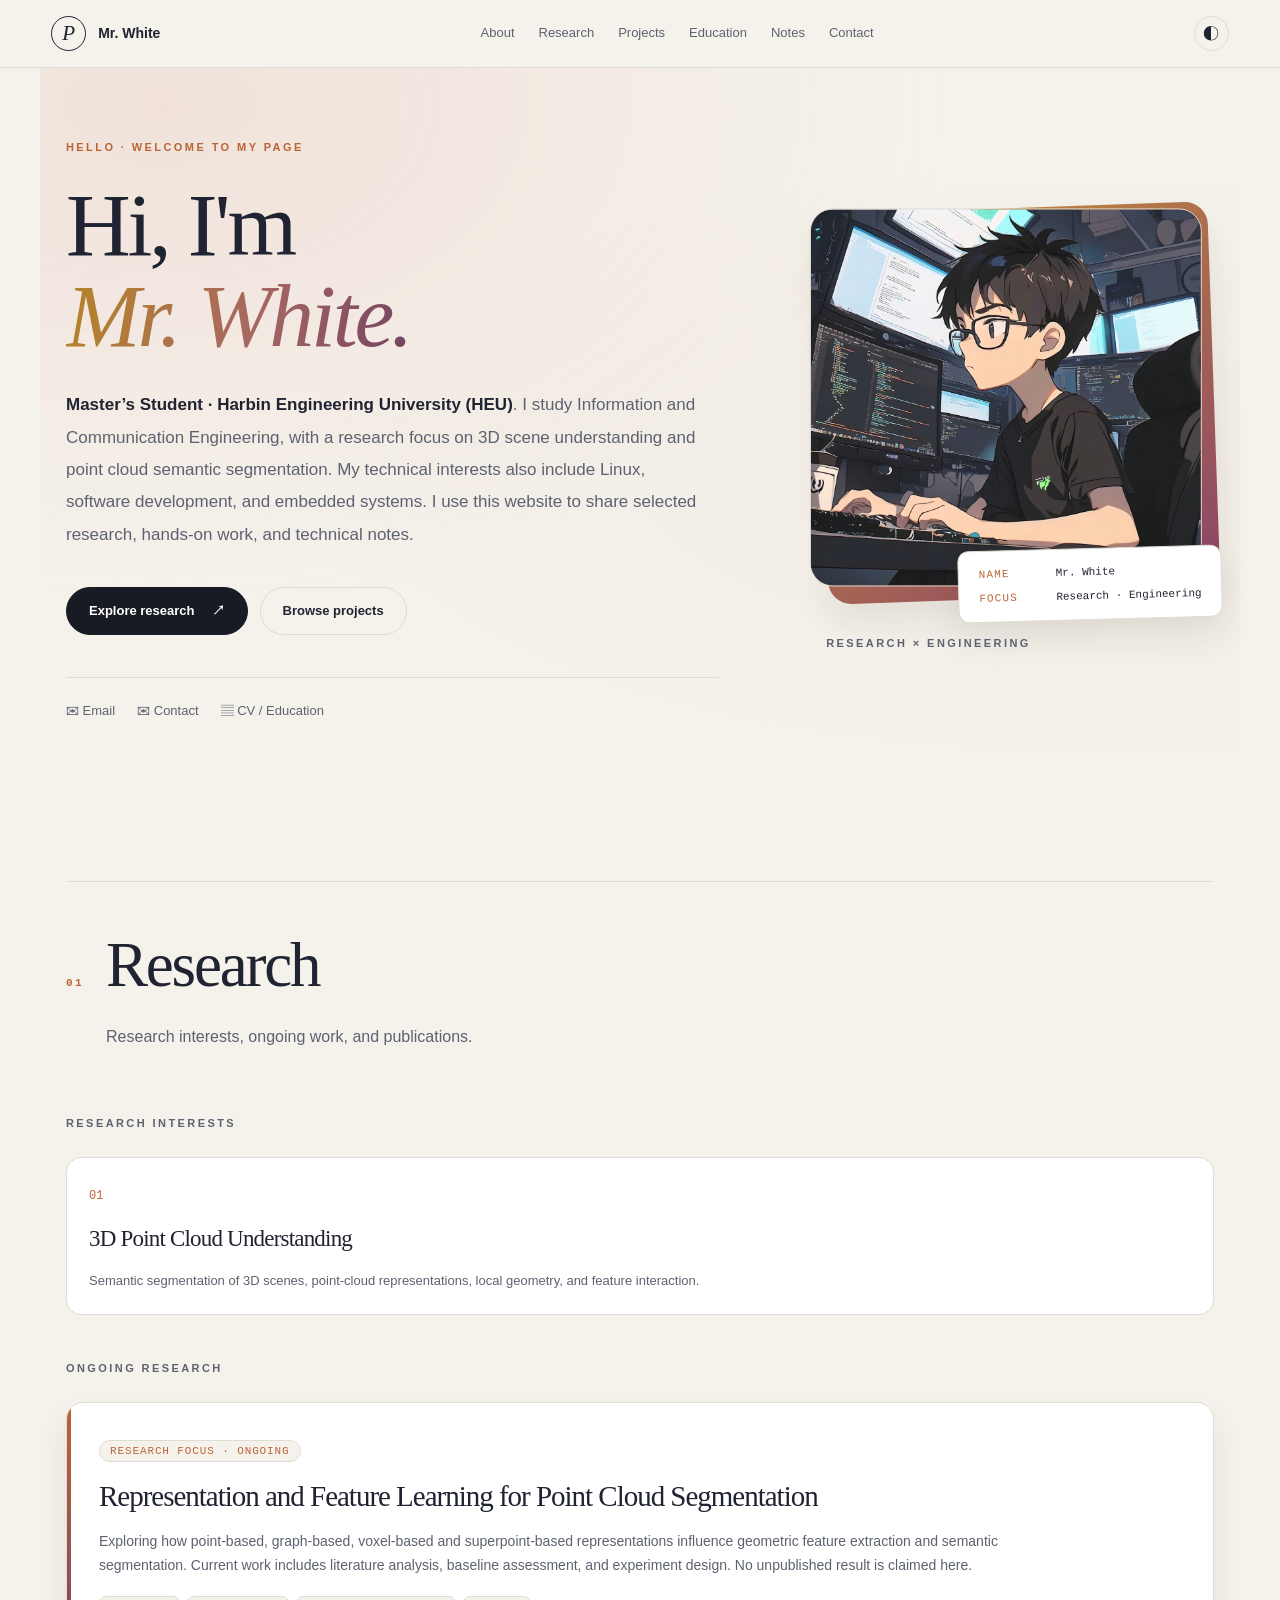
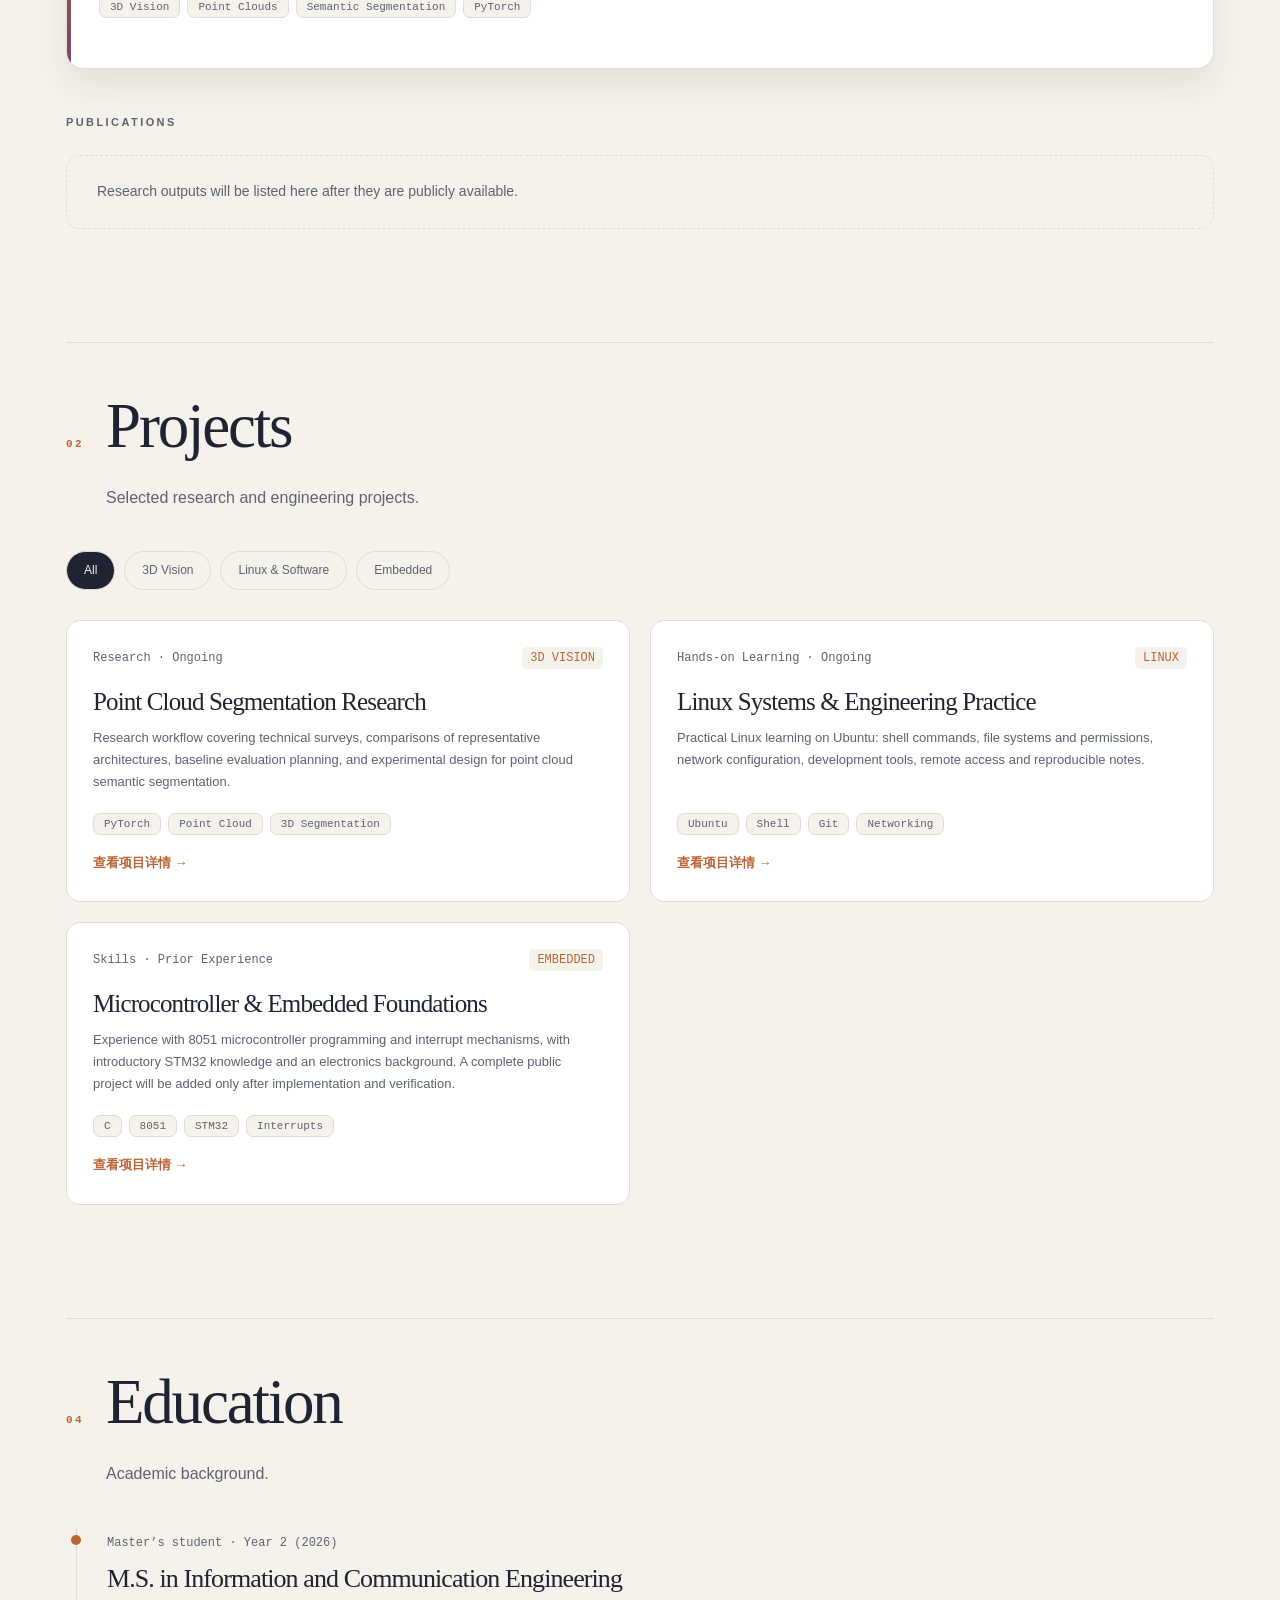
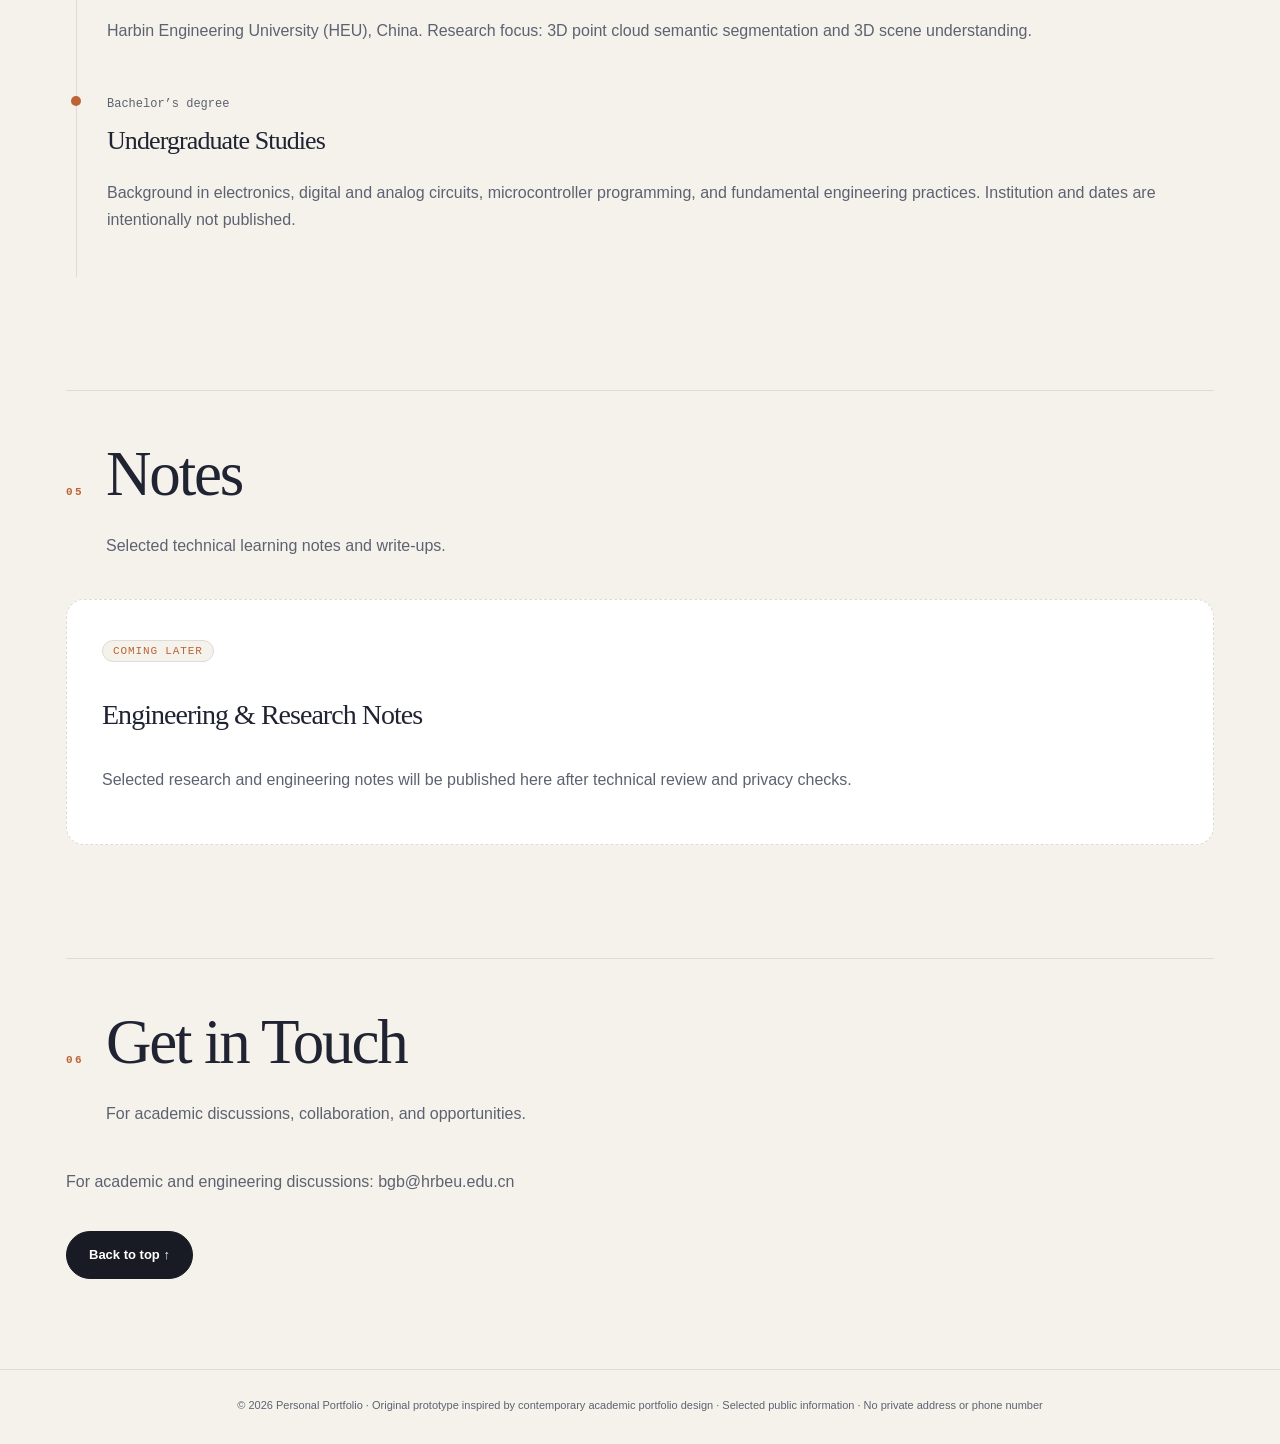
<file: index.html>
<!doctype html>
<html lang="zh-CN"><head><meta charset="UTF-8"><meta name="viewport" content="width=device-width,initial-scale=1"><meta name="description" content="Mr. White — research, projects, and engineering portfolio"><title>Mr. White · Research & Engineering</title><link rel="stylesheet" href="styles.css"></head>
<body><header class="topbar"><a class="brand" href="#about"><span class="monogram">P</span><span id="nav-name">Personal Portfolio</span></a><nav aria-label="主导航"><a href="#about">About</a><a href="#research">Research</a><a href="#projects">Projects</a><a href="#experience">Experience</a><a href="#education">Education</a><a href="#notes">Notes</a><a href="#contact">Contact</a></nav><button class="theme" id="theme-toggle" aria-label="切换深色模式">◐</button></header>
<main><section class="hero section" id="about"><div class="hero-copy"><div class="eyebrow">HELLO · WELCOME TO MY PAGE</div><h1>Hi, I'm<br><em id="hero-name">Your Name.</em></h1><div id="hero-lead" class="intro"></div><div class="hero-buttons"><a href="#research" class="button primary">Explore research <span>↗</span></a><a href="#projects" class="button secondary">Browse projects</a></div><div class="hero-links"><a id="github-link" href="mailto:bgb@hrbeu.edu.cn">✉ Email</a><a href="#contact">✉ Contact</a><a href="#education">▤ CV / Education</a></div></div><div class="hero-visual"><div class="portrait-frame"><div class="portrait-placeholder" id="portrait-placeholder"><span>YOUR<br>PHOTO</span><small>替换为个人照片</small></div><img id="portrait-image" class="portrait-image" alt="个人照片" hidden></div><div class="identity"><span>NAME</span><strong id="badge-name">Your Name</strong><span>FOCUS</span><strong>Research · Engineering</strong></div><div class="visual-caption">RESEARCH × ENGINEERING</div></div></section>
<section class="section standard" id="research"><div class="heading"><span class="index">01</span><div><h2>Research</h2><p>Research interests, ongoing work, and publications.</p></div></div><div class="subheading">RESEARCH INTERESTS</div><div class="interest-grid" id="interests"></div><div class="subheading">ONGOING RESEARCH</div><div id="research-list" class="research-list"></div><div class="subheading">PUBLICATIONS</div><div id="publications-list" class="research-list"></div></section>
<section class="section standard" id="projects"><div class="heading"><span class="index">02</span><div><h2>Projects</h2><p>Selected research and engineering projects.</p></div></div><div id="filters" class="filters" role="group" aria-label="筛选项目"></div><div id="project-grid" class="project-grid"></div></section>
<section class="section standard" id="experience"><div class="heading"><span class="index">03</span><div><h2>Experience</h2><p>Research and development experience.</p></div></div><div id="experience-list" class="timeline"></div></section>
<section class="section standard" id="education"><div class="heading"><span class="index">04</span><div><h2>Education</h2><p>Academic background.</p></div></div><div id="education-list" class="timeline"></div></section>
<section class="section standard" id="notes"><div class="heading"><span class="index">05</span><div><h2>Notes</h2><p>Selected technical learning notes and write-ups.</p></div></div><div class="note-box"><span class="status">COMING LATER</span><h3>Engineering & Research Notes</h3><p>Selected research and engineering notes will be published here after technical review and privacy checks.</p></div></section>
<section class="section standard contact" id="contact"><div class="heading"><span class="index">06</span><div><h2>Get in Touch</h2><p>For academic discussions, collaboration, and opportunities.</p></div></div><p>For academic and engineering discussions: <a href="mailto:bgb@hrbeu.edu.cn">bgb@hrbeu.edu.cn</a></p><a class="button primary" href="#about">Back to top ↑</a></section></main><footer>© <span id="year"></span> Personal Portfolio · Original prototype inspired by contemporary academic portfolio design · Selected public information · No private address or phone number</footer><script src="script.js"></script></body></html>
</file>
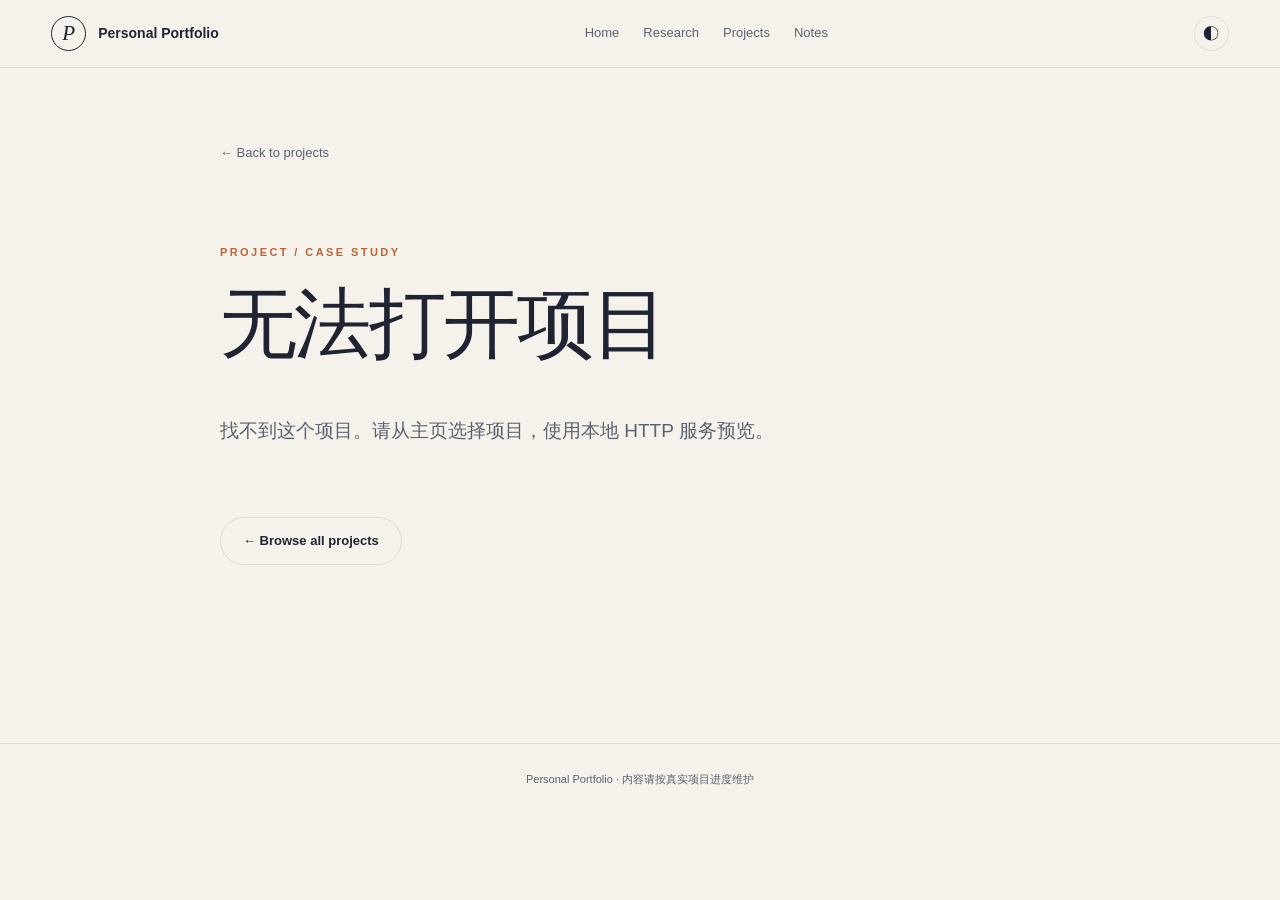
<file: project.html>
<!doctype html><html lang="zh-CN"><head><meta charset="UTF-8"><meta name="viewport" content="width=device-width, initial-scale=1"><meta name="description" content="工程和科研项目详细介绍"><title>Project Details · Personal Portfolio</title><link rel="stylesheet" href="styles.css"></head><body><header class="topbar"><a class="brand" href="index.html#projects"><span class="monogram">P</span><span>Personal Portfolio</span></a><nav aria-label="项目导航"><a href="index.html#about">Home</a><a href="index.html#research">Research</a><a href="index.html#projects">Projects</a><a href="index.html#notes">Notes</a></nav><button class="theme" id="theme-toggle" aria-label="切换深色模式">◐</button></header><main class="detail-main"><a class="back-link" href="index.html#projects">← Back to projects</a><p class="eyebrow" id="detail-type">PROJECT / CASE STUDY</p><h1 class="detail-title" id="detail-title">Project details</h1><div class="detail-meta"><span id="detail-date"></span><span id="detail-status"></span></div><p class="detail-summary" id="detail-summary"></p><div id="detail-tags"></div><div id="detail-sections"></div><div class="detail-footer"><a href="index.html#projects" class="button secondary">← Browse all projects</a></div></main><footer>Personal Portfolio · 内容请按真实项目进度维护</footer><script src="project.js"></script></body></html>
</file>
<file: styles.css>
:root{--bg:#f5f2ec;--surface:#fff;--ink:#202331;--muted:#5d6270;--line:#dfdcd5;--accent:#bb6436;--accent2:#7c4566;--shadow:0 18px 35px rgba(42,37,31,.08);--serif:Georgia,'Times New Roman',serif;--sans:Inter,-apple-system,BlinkMacSystemFont,'Segoe UI',sans-serif}html[data-theme=dark]{--bg:#191c22;--surface:#262a32;--ink:#f3eee7;--muted:#bdb9b5;--line:#42444a;--accent:#eaa270;--accent2:#dda0c2;--shadow:0 18px 35px rgba(0,0,0,.16)}*{box-sizing:border-box}html{scroll-behavior:smooth;scroll-padding-top:85px}body{margin:0;color:var(--ink);background:var(--bg);font-family:var(--sans);line-height:1.7}a{color:inherit;text-decoration:none}button{font:inherit}.topbar{position:sticky;top:0;z-index:30;display:flex;justify-content:space-between;align-items:center;padding:16px max(4%,calc((100vw - 1200px)/2));background:color-mix(in srgb,var(--bg) 92%,transparent);backdrop-filter:blur(14px);border-bottom:1px solid var(--line);gap:18px}.brand{display:flex;align-items:center;gap:12px;font-size:14px;font-weight:650;white-space:nowrap}.monogram{width:35px;height:35px;display:grid;place-items:center;border-radius:50%;border:1px solid var(--ink);font:italic 21px var(--serif)}nav{display:flex;align-items:center;gap:24px}nav a{font-size:13px;color:var(--muted)}nav a:hover,.hero-links a:hover{color:var(--accent)}.theme{border:1px solid var(--line);background:transparent;color:var(--ink);border-radius:50%;width:35px;height:35px;cursor:pointer}.section{max-width:1200px;margin:auto;padding-left:26px;padding-right:26px}.hero{min-height:670px;display:grid;grid-template-columns:minmax(0,1.25fr) minmax(295px,.75fr);gap:9%;align-items:center;padding-top:70px;padding-bottom:74px;background:radial-gradient(ellipse at 15% 9%,rgba(203,123,89,.12),transparent 55%)}.eyebrow,.subheading,.index,.visual-caption{letter-spacing:.22em;font-size:11px;font-weight:650;color:var(--accent)}h1,h2,h3{font-family:var(--serif);font-weight:400;letter-spacing:-.035em}h1{font-size:clamp(62px,7vw,105px);line-height:1.02;margin:22px 0 28px}h1 em{font-weight:400;background:linear-gradient(100deg,#b58527,#a76761 55%,#744363);background-clip:text;color:transparent;white-space:nowrap}.intro{color:var(--muted);font-size:17px;max-width:640px;line-height:1.9}.intro strong{color:var(--ink)}.hero-buttons{display:flex;gap:12px;flex-wrap:wrap;margin-top:36px}.button{display:inline-flex;align-items:center;gap:17px;border:1px solid var(--line);padding:12px 22px;border-radius:50px;font-weight:600;font-size:13px;transition:transform .2s,box-shadow .2s}.button:hover{transform:translateY(-2px);box-shadow:var(--shadow)}.primary{background:#181b23;color:white;border-color:#181b23}.secondary{background:transparent}.hero-links{display:flex;gap:22px;flex-wrap:wrap;margin-top:42px;padding-top:22px;border-top:1px solid var(--line);color:var(--muted);font-size:13px}.hero-visual{position:relative;padding-bottom:55px}.portrait-frame{height:390px;position:relative;border-radius:23px;background:linear-gradient(145deg,#c89137,#8b4368);transform:rotate(-2deg);box-shadow:var(--shadow)}.portrait-placeholder{position:absolute;inset:0 12px 12px -12px;border-radius:23px;border:1px solid #ded6cc;background:radial-gradient(circle at 55% 30%,#e6d9c8,#c9c1b9 90%);display:flex;flex-direction:column;justify-content:center;align-items:center;transform:rotate(2deg);color:#fff;text-align:center}.portrait-placeholder span{font:italic 60px/.98 var(--serif);opacity:.8}.portrait-placeholder small{margin-top:20px;letter-spacing:.15em;font-size:11px}.identity{position:absolute;right:-8px;bottom:32px;background:var(--surface);box-shadow:var(--shadow);padding:14px 20px;border:1px solid var(--line);border-radius:11px;display:grid;grid-template-columns:65px 1fr;gap:5px 12px;transform:rotate(-1.5deg);font-family:monospace;font-size:11px}.identity span{color:var(--accent);letter-spacing:.1em}.identity strong{font-weight:500}.visual-caption{position:absolute;left:4px;bottom:0;color:var(--muted)}.standard{padding-top:85px;padding-bottom:28px}.heading{display:flex;align-items:baseline;gap:22px;border-top:1px solid var(--line);padding-top:30px;margin-bottom:40px}.index{font-family:monospace}.heading h2{font-size:clamp(42px,5vw,63px);margin:0}.heading p{color:var(--muted);margin:4px 0 0}.subheading{padding:24px 0;margin-top:20px;color:var(--muted)}.interest-grid{display:grid;grid-template-columns:repeat(3,1fr);gap:16px}.interest{background:var(--surface);border:1px solid var(--line);border-radius:15px;padding:22px}.interest span{font-family:monospace;color:var(--accent);font-size:12px}.interest h3{font-size:23px;margin:12px 0}.interest p{font-size:13px;color:var(--muted);margin:0}.research-list{display:grid;gap:21px}.research-card{position:relative;background:var(--surface);padding:32px;border-radius:17px;border:1px solid var(--line);box-shadow:var(--shadow);overflow:hidden}.research-card:before{content:'';position:absolute;left:0;top:0;bottom:0;width:4px;background:linear-gradient(var(--accent),var(--accent2))}.status,.tag{display:inline-block;padding:4px 10px;background:var(--bg);border:1px solid var(--line);font:11px monospace;border-radius:7px;color:var(--muted)}.status{color:var(--accent);border-radius:30px;letter-spacing:.08em}.research-card h3{font-size:29px;line-height:1.3;margin:16px 0 8px}.research-card p{max-width:970px;color:var(--muted);font-size:14px}.tags{display:flex;gap:7px;flex-wrap:wrap;margin:18px 0}.filters{display:flex;flex-wrap:wrap;gap:9px;margin-bottom:30px}.filter{border:1px solid var(--line);border-radius:30px;background:transparent;color:var(--muted);padding:8px 17px;cursor:pointer;font-size:12px}.filter.active{background:var(--ink);color:var(--bg)}.project-grid{display:grid;grid-template-columns:repeat(2,minmax(0,1fr));gap:20px}.project-card{display:flex;flex-direction:column;background:var(--surface);border:1px solid var(--line);border-radius:14px;padding:26px;min-height:255px;transition:box-shadow .2s,transform .2s}.project-card:hover{box-shadow:var(--shadow);transform:translateY(-3px)}.card-top{display:flex;justify-content:space-between;gap:10px;align-items:center;font:12px monospace;color:var(--muted)}.category{color:var(--accent);background:var(--bg);padding:4px 8px;border-radius:5px}.project-card h3{font-size:25px;line-height:1.24;margin:17px 0 10px}.project-card p{margin:0;font-size:13px;color:var(--muted)}.project-card .tags{margin-top:auto;padding-top:20px}.timeline{border-left:1px solid var(--line);margin-left:10px;padding-left:30px}.timeline-item{position:relative;padding:0 0 28px}.timeline-item:before{content:'';position:absolute;left:-36px;top:8px;width:10px;height:10px;border-radius:50%;background:var(--accent)}.timeline-item small{font:12px monospace;color:var(--muted)}.timeline-item h3{font-size:26px;margin:3px 0}.timeline-item p,.contact p{color:var(--muted)}.note-box{background:var(--surface);border:1px dashed var(--line);border-radius:18px;padding:35px}.note-box h3{font-size:28px}.note-box p{color:var(--muted)}.contact{padding-bottom:90px}.contact .button{margin-top:20px}footer{padding:26px;text-align:center;color:var(--muted);font-size:11px;border-top:1px solid var(--line)}@media(max-width:900px){nav{gap:11px;flex-wrap:wrap;justify-content:center}nav a{font-size:11px}.hero{gap:35px}.portrait-frame{height:320px}.intro{font-size:15px}}@media(max-width:720px){.topbar{padding:13px 16px;flex-wrap:wrap}.brand{font-size:12px}nav{order:3;width:100%;overflow-x:auto;flex-wrap:nowrap;justify-content:start;padding-bottom:4px}.hero{grid-template-columns:1fr;min-height:0;padding-top:60px}.hero-visual{max-width:380px;width:90%;margin:30px auto 0}h1{font-size:68px}.interest-grid,.project-grid{grid-template-columns:1fr}.standard{padding-top:50px}.research-card{padding:22px}.research-card h3{font-size:24px}.heading h2{font-size:49px}}@media(prefers-reduced-motion:reduce){html{scroll-behavior:auto}.button,.project-card{transition:none}}

/* V2: layout refinement and detail pages */
[hidden]{display:none!important}.portrait-image{position:absolute;inset:0 12px 12px -12px;width:calc(100% + 0px);height:calc(100% - 12px);object-fit:cover;border-radius:23px;border:1px solid var(--line);transform:rotate(2deg)}.hero{background:radial-gradient(ellipse at 10% 5%,rgba(215,133,112,.15),transparent 52%),radial-gradient(ellipse at 90% 55%,rgba(185,140,100,.06),transparent 56%)}.interest-grid{grid-template-columns:repeat(auto-fit,minmax(230px,1fr))}.empty-state{padding:24px 30px;border:1px dashed var(--line);border-radius:14px;color:var(--muted);font-size:14px}.card-link{display:inline-flex;align-self:flex-start;font-size:13px;font-weight:650;color:var(--accent);border-bottom:1px solid transparent;margin-top:8px}.card-link:hover{border-bottom-color:var(--accent)}.project-card .tags{margin-bottom:9px}.detail-main{max-width:900px;margin:0 auto;padding:70px 30px 120px;min-height:75vh}.back-link{font-size:13px;color:var(--muted);display:inline-block;margin-bottom:68px}.back-link:hover{color:var(--accent)}.detail-title{font-size:clamp(44px,6vw,78px);line-height:1.13;margin:20px 0}.detail-meta{display:flex;gap:18px;flex-wrap:wrap;color:var(--accent);font-size:12px;font-family:monospace}.detail-summary{font-size:19px;line-height:1.85;color:var(--muted);max-width:720px;margin-top:24px}.detail-section{border-top:1px solid var(--line);margin-top:45px;padding-top:26px}.detail-section h2{font-size:34px;margin:6px 0}.detail-section p{color:var(--muted);font-size:15px;line-height:1.95}.detail-footer{padding-top:50px}@media(max-width:720px){.detail-main{padding:45px 22px 80px}.back-link{margin-bottom:35px}}
</file>
